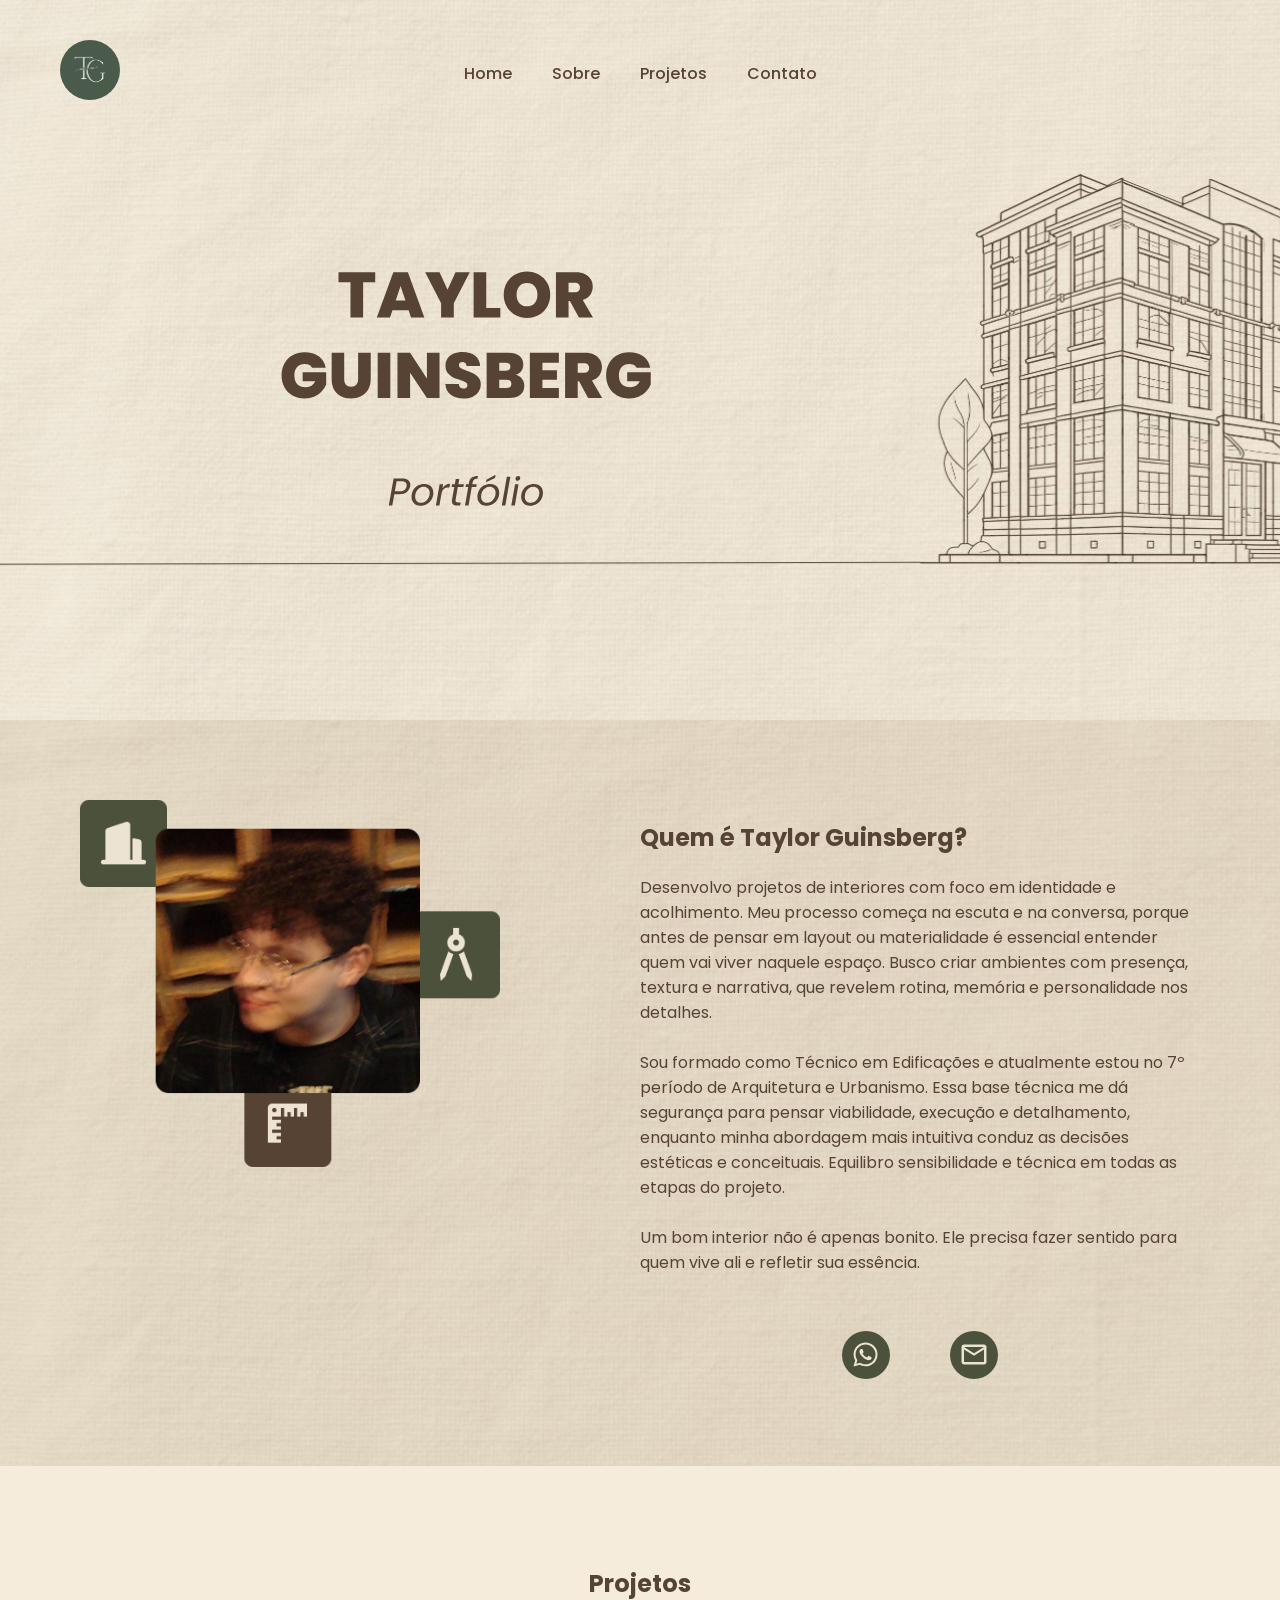
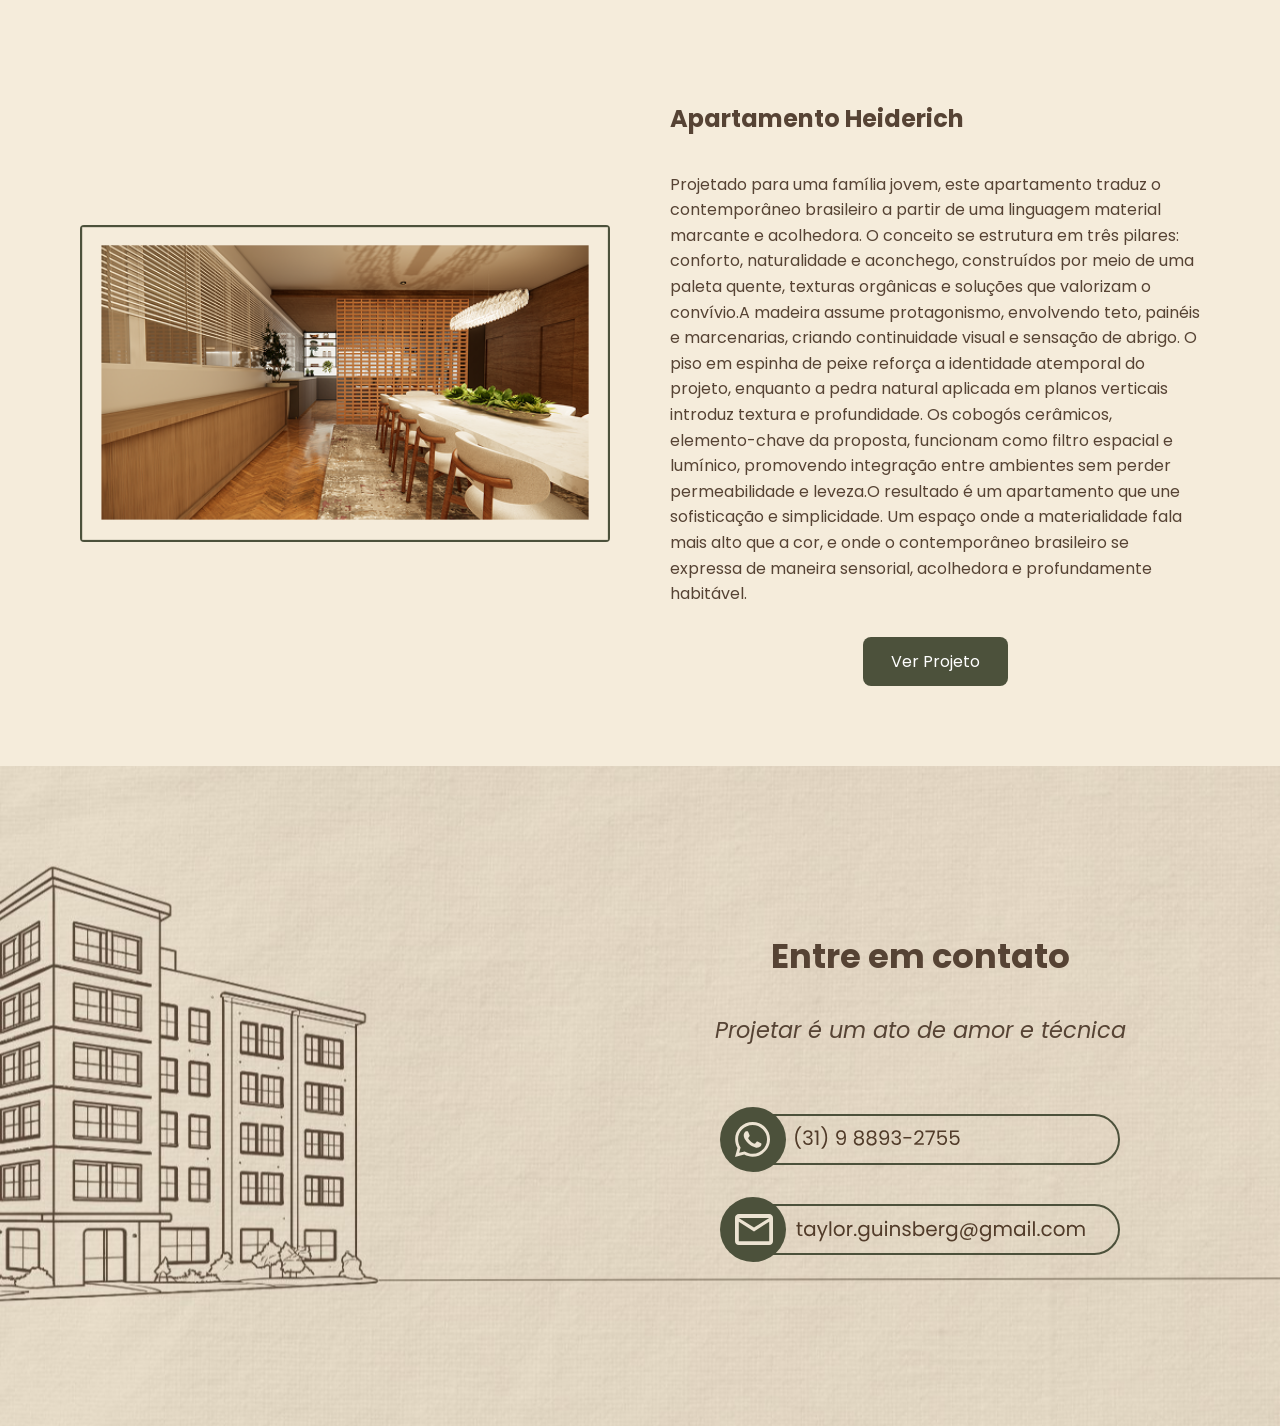
<file: index.html>
<!DOCTYPE html>
<html lang="pt-br">
<head>
    <meta charset="UTF-8">
    <meta name="viewport" content="width=device-width, initial-scale=1.0">
    <title>Taylor Guinsberg</title>
    <link rel="icon" type="image/x-icon" href="img/favicon.ico">
    <link rel="stylesheet" href="styles.css">
    <link rel="preconnect" href="https://fonts.googleapis.com">
    <link rel="preconnect" href="https://fonts.gstatic.com" crossorigin>
    <link href="https://fonts.googleapis.com/css2?family=Poppins:ital,wght@0,100;0,200;0,300;0,400;0,500;0,600;0,700;0,800;0,900;1,100;1,200;1,300;1,400;1,500;1,600;1,700;1,800;1,900&display=swap" rel="stylesheet">
    
</head>
<body>


    <main>
        <section id="home">
            <div class="top-bar">
                <div class="icon">
                    <img src="img/logo.png" alt="logo Taylor Guinsberg">
                </div>

                <nav class="nav">
                    <ul>
                        <li><a href="#home">Home</a></li>
                        <li><a href="#about">Sobre</a></li>
                        <li><a href="#project">Projetos</a></li>
                        <li><a href="#contact">Contato</a></li>
                    </ul>
                </nav>
            </div>
        </section>

        <section id="about">
            <div class="about-img">
                <img src="img/taylor.png" alt="Taylor Guinsberg">
            </div>

            <div class="about-text">
                <h1>Quem é Taylor Guinsberg?</h1>
                <p>Desenvolvo projetos de interiores com foco em identidade e acolhimento. Meu processo começa na escuta e na conversa, porque antes de pensar em layout ou materialidade é essencial entender quem vai viver naquele espaço. Busco criar ambientes com presença, textura e narrativa, que revelem rotina, memória e personalidade nos detalhes. 
                <br><br> Sou formado como Técnico em Edificações e atualmente estou no 7º período de Arquitetura e Urbanismo. Essa base técnica me dá segurança para pensar viabilidade, execução e detalhamento, enquanto minha abordagem mais intuitiva conduz as decisões estéticas e conceituais. Equilibro sensibilidade e técnica em todas as etapas do projeto. 
                <br><br> Um bom interior não é apenas bonito. Ele precisa fazer sentido para quem vive ali e refletir sua essência.</p>
            </div>
            <div class="about-empty"></div>
            <div class="about-icons">
                <a href="https://wa.me/5531988932755?text=Ol%C3%A1!%20Vim%20atrav%C3%A9s%20do%20seu%20portf%C3%B3lio%20e%20gostaria%20de%20conversar%20sobre%20um%20poss%C3%ADvel%20or%C3%A7amento." target="_blank" rel="noopener noreferrer"><img src="svg/wpp.svg" alt="WhatsApp"></a>
                <a href="mailto:taylor.guinsberg@gmail.com?subject=Projeto%20Arquitetura&body=Ola,%20vim%20pelo%20seu%20portfólio%20e%20gostaria%20de%20conversar%20sobre%20um%20possível%20orçamento." target="_blank" rel="noopener noreferrer"><img src="svg/email.svg" alt="" srcset=""></a>
            </div>
        </section>

        <section id="project">
            <h1>Projetos</h1>
            <div class="projects-container"></div>
        </section>



        <section id="contact">
            <div class="empty"></div>
            <div class="contatos">
                <h1>Entre em contato</h1>
                <p style="font-style: italic; margin-bottom: 60px;">Projetar é um ato de amor e técnica</p>
                <a href="https://wa.me/5531988932755?text=Ol%C3%A1!%20Vim%20atrav%C3%A9s%20do%20seu%20portf%C3%B3lio%20e%20gostaria%20de%20conversar%20sobre%20um%20poss%C3%ADvel%20or%C3%A7amento." target="_blank" rel="noopener noreferrer"><img src="svg/btnWpp.svg" alt="WhatsApp"></a>
                <a href="mailto:taylor.guinsberg@gmail.com?subject=Projeto%20Arquitetura&body=Ola,%20vim%20pelo%20seu%20portfólio%20e%20gostaria%20de%20conversar%20sobre%20um%20possível%20orçamento." target="_blank" rel="noopener noreferrer"><img src="svg/btnEmail.svg" alt="" srcset=""></a>
            
            </div>
        </section>
    </main>
    <script src="script.js"></script>
</body>
</html>
</file>
<file: styles.css>
:root {
  --bege: #f5ecdb;
  --marrom: #564334;
  --verde: #4C513B;
  --verde2: #888B76;
}

*, *::before, *::after {
  box-sizing: border-box;
}

html, body {
  overflow-x: hidden;
  max-width: 100%;
}

body {
  background-color: var(--bege);
  color: var(--marrom);
  font-family: Poppins, sans-serif;
  margin: 0 auto;
}

/* ===================== HOME ===================== */
#home {
  height: 720px;
  background-image: url("svg/home.svg");
  background-size: cover;
  background-position: center;
  background-repeat: no-repeat;
  position: relative;
}

.top-bar {
  position: relative;
  display: flex;
  align-items: center;
  padding: 40px 60px;
}

.icon img {
  border-radius: 50%;
  width: 60px;
  height: auto;
}

.nav {
  position: absolute;
  left: 50%;
  transform: translateX(-50%);
}

.nav ul {
  display: flex;
  gap: 40px;
  list-style: none;
  margin: 0;
  padding: 0;
}

.nav a {
  text-decoration: none;
  font-weight: 500;
  color: var(--marrom);
}



/* ===================== ABOUT ===================== */
#about {
  background-image: url("svg/bgEscuro.svg");
  background-size: cover;
  background-position: center;
  background-repeat: no-repeat;

  display: grid;
  grid-template-columns: 1fr 1fr;
  grid-template-rows: auto auto;

  grid-template-areas:
    "img text"
    "empty icons";

  align-items: start;
  gap: 0;
  padding: 80px;
}

.about-img {
  grid-area: img;
}

.about-img img {
  width: 100%;
  max-width: 420px;
  height: auto;
  display: block;
}

.about-text {
  grid-area: text;
}

.about-empty {
  grid-area: empty;
}

.about-icons {
  grid-area: icons;
  margin-top: 40px;
  display: flex;
  justify-content: center;
  align-items: center;
  gap: 60px;
}

.about-icons img {
  width: 48px;
  height: auto;
}

/* ===================== PROJECTS ===================== */
#project {
  padding: 80px;
}

#project h1 {
  text-align: center;
  margin-bottom: 80px;
}

.projects-container {
  display: flex;
  text-align: center;
  flex-direction: column;
  gap: 120px;
}

.project-item {
  display: grid;
  grid-template-columns: 1fr 1fr;
  align-items: center;
  gap: 60px;
}

.project-item.reverse img {
  order: 2;
}

.project-item.reverse .project-text {
  order: 1;
}

.project-item img {
  width: 100%;
  object-fit: cover;
  border-radius: 4px;
}

.project-text {
  display: flex;
  flex-direction: column;
  justify-content: center;
  text-align: left;
}

.project-text h2 {
  margin-bottom: 20px;
}

.project-text p {
  margin-bottom: 30px;
  line-height: 1.6;
}

.project-text a {
  align-self: center;
  padding: 12px 28px;
  background: var(--verde);
  color: white;
  text-decoration: none;
  border-radius: 8px;
  transition: 0.3s ease;
}

.project-text a:hover {
  background: var(--verde2);
}

/* ===================== CONTACT ===================== */
#contact {
  background-image: url("svg/bgContato.svg");
  background-size: cover;
  background-position: center;
  background-repeat: no-repeat;

  display: grid;
  grid-template-columns: 1fr 1fr;
  gap: 0;
  padding: 80px;
}

.contatos {
  height: 500px;
  text-align: center;
  display: flex;
  flex-direction: column;
  align-items: center;
  justify-content: center;
  font-size: 1.4rem;
}

.contatos h1 {
  margin-bottom: 8px;
}

.contatos a {
  display: block;
  margin-bottom: 16px;
}

.contatos img {
  width: auto;
  height: auto;
}

/* ===================== FOOTER ===================== */
footer {
  padding: 20px;
}

/* ===================== RESPONSIVIDADE ===================== */

/* Tablet grande / Laptop pequeno */
@media (max-width: 1024px) {
  .top-bar {
    padding: 30px 40px;
  }

  #about {
    padding: 60px 40px;
  }

  #project {
    padding: 60px 40px;
  }

  #contact {
    padding: 60px 40px;
  }

  .project-item {
    gap: 40px;
  }

  .projects-container {
    gap: 80px;
  }
}

/* Tablet */
@media (max-width: 768px) {
  /* Home / Nav */
  .icon img {
    display: none;
  }

  #home {
    height: 500px;
    background-position: center top;
  }

  .top-bar {
    padding: 24px 24px;
  }

  .nav ul {
    gap: 20px;
  }

  .nav a {
    font-size: 0.75rem;
  }

  /* About */
  #about {
    grid-template-columns: 1fr;
    grid-template-areas:
      "img"
      "text"
      "icons";
    padding: 60px 24px;
    text-align: center;
  }

  .about-empty {
    display: none;
  }

  .about-img {
    display: flex;
    justify-content: center;
    margin-bottom: 32px;
  }

  .about-img img {
    max-width: 260px;
    border-radius: 4px;
  }

  .about-icons {
    margin-top: 32px;
    gap: 40px;
  }

  /* Projects */
  #project {
    padding: 60px 24px;
  }

  #project h1 {
    margin-bottom: 48px;
  }

  .projects-container {
    gap: 64px;
  }

  .project-item {
    grid-template-columns: 1fr;
    gap: 28px;
    text-align: left;
  }

  /* Remove reverse order on mobile — imagem sempre em cima */
  .project-item.reverse img {
    order: unset;
  }

  .project-item.reverse .project-text {
    order: unset;
  }

  .project-text {
    text-align: left;
  }

  .project-text a {
    align-self: flex-start;
  }

  /* Contact */
  #contact {
    grid-template-columns: 1fr;
    padding: 60px 24px;
  }

  .empty {
    display: none;
  }

  .contatos {
    height: auto;
    padding: 40px 0;
    font-size: 1rem;
  }

  .contatos img {
    width: 160px;
  }
}

/* Mobile pequeno */
@media (max-width: 480px) {
  #home {
    height: 380px;
    background-image: url("svg/home-mobile.svg");
  }

  .icon img {
    width: 48px;
  }

  #about {
    padding: 48px 20px;
    
  }
  #about p{
   text-align: left;
  }

  #project {
    padding: 48px 20px;
  }

  #contact {
    margin-bottom: 20px;

  }
  .contatos img {
    width: 250px; 
  }

  .about-img img {
    max-width: 200px;
  }

  .about-icons {
    gap: 28px;
  }

  .about-icons img {
    width: 38px;
  }

  .projects-container {
    gap: 48px;
  }
}
</file>
